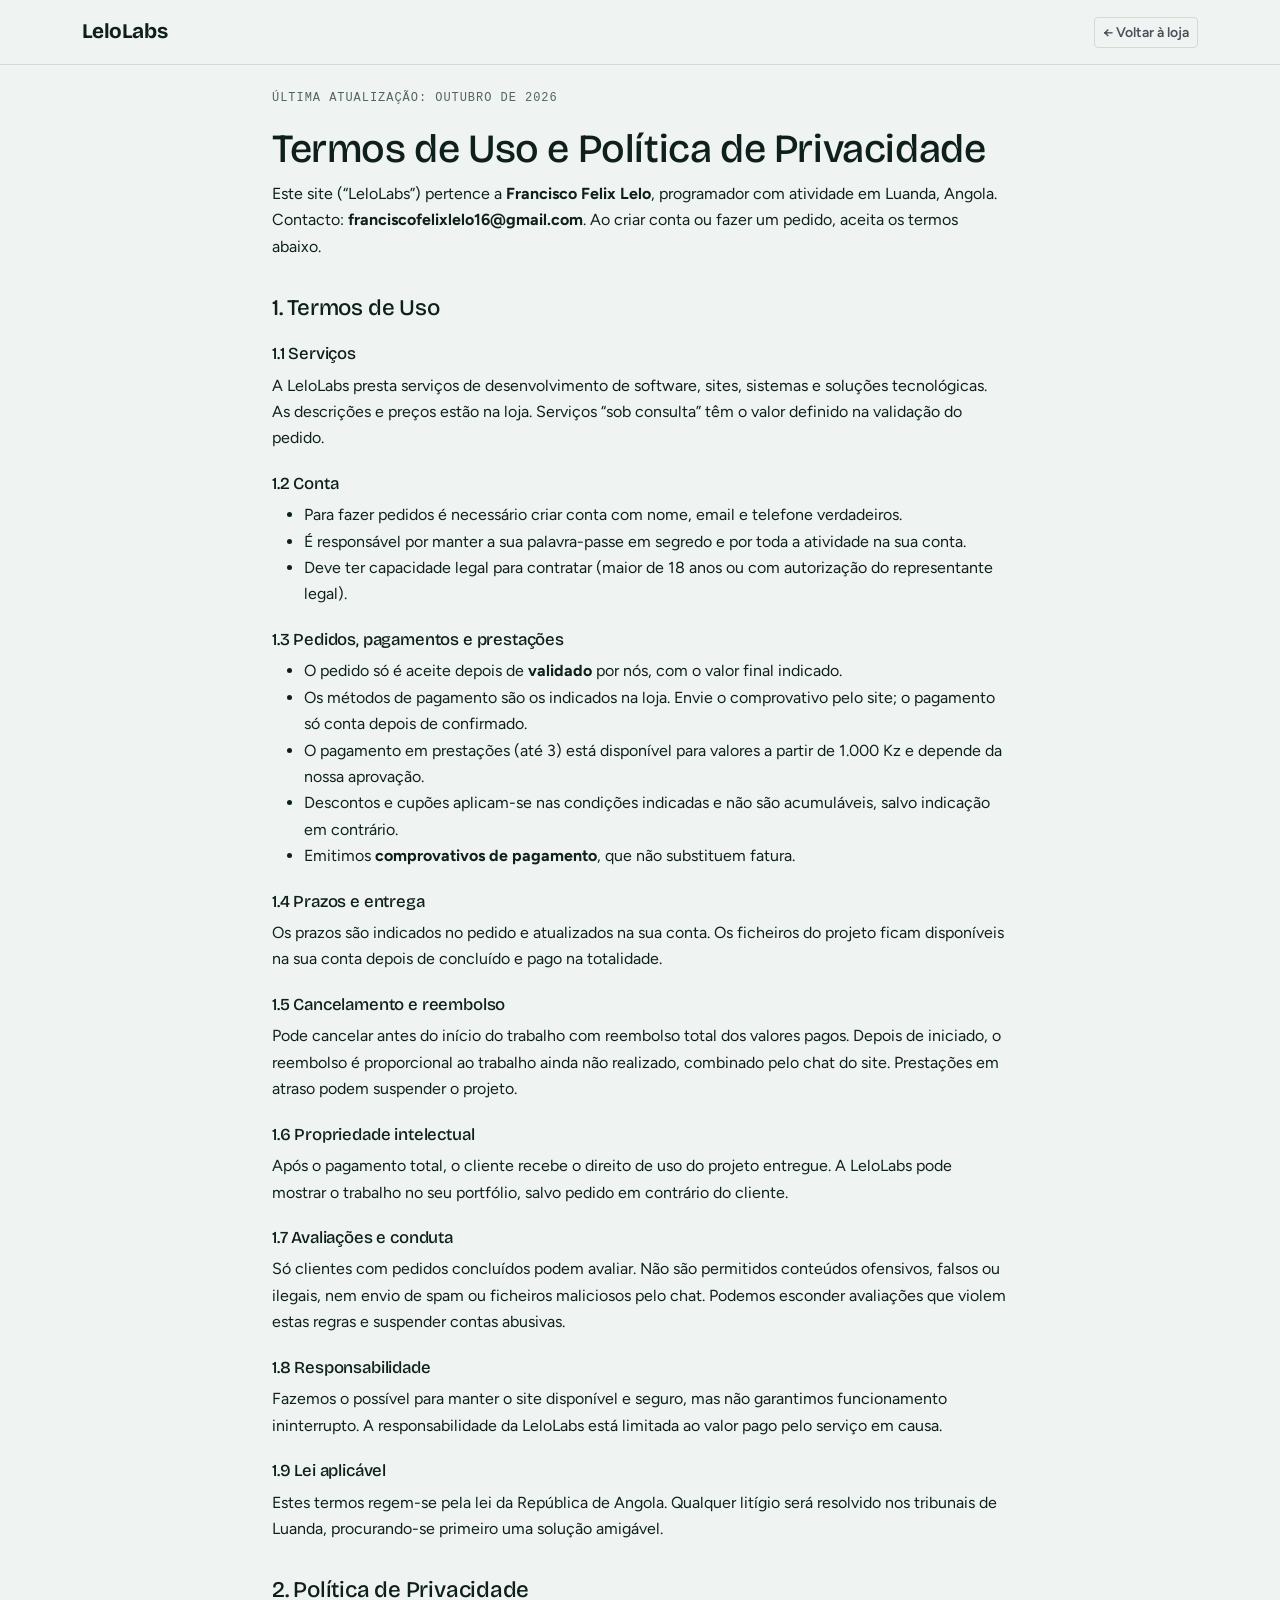
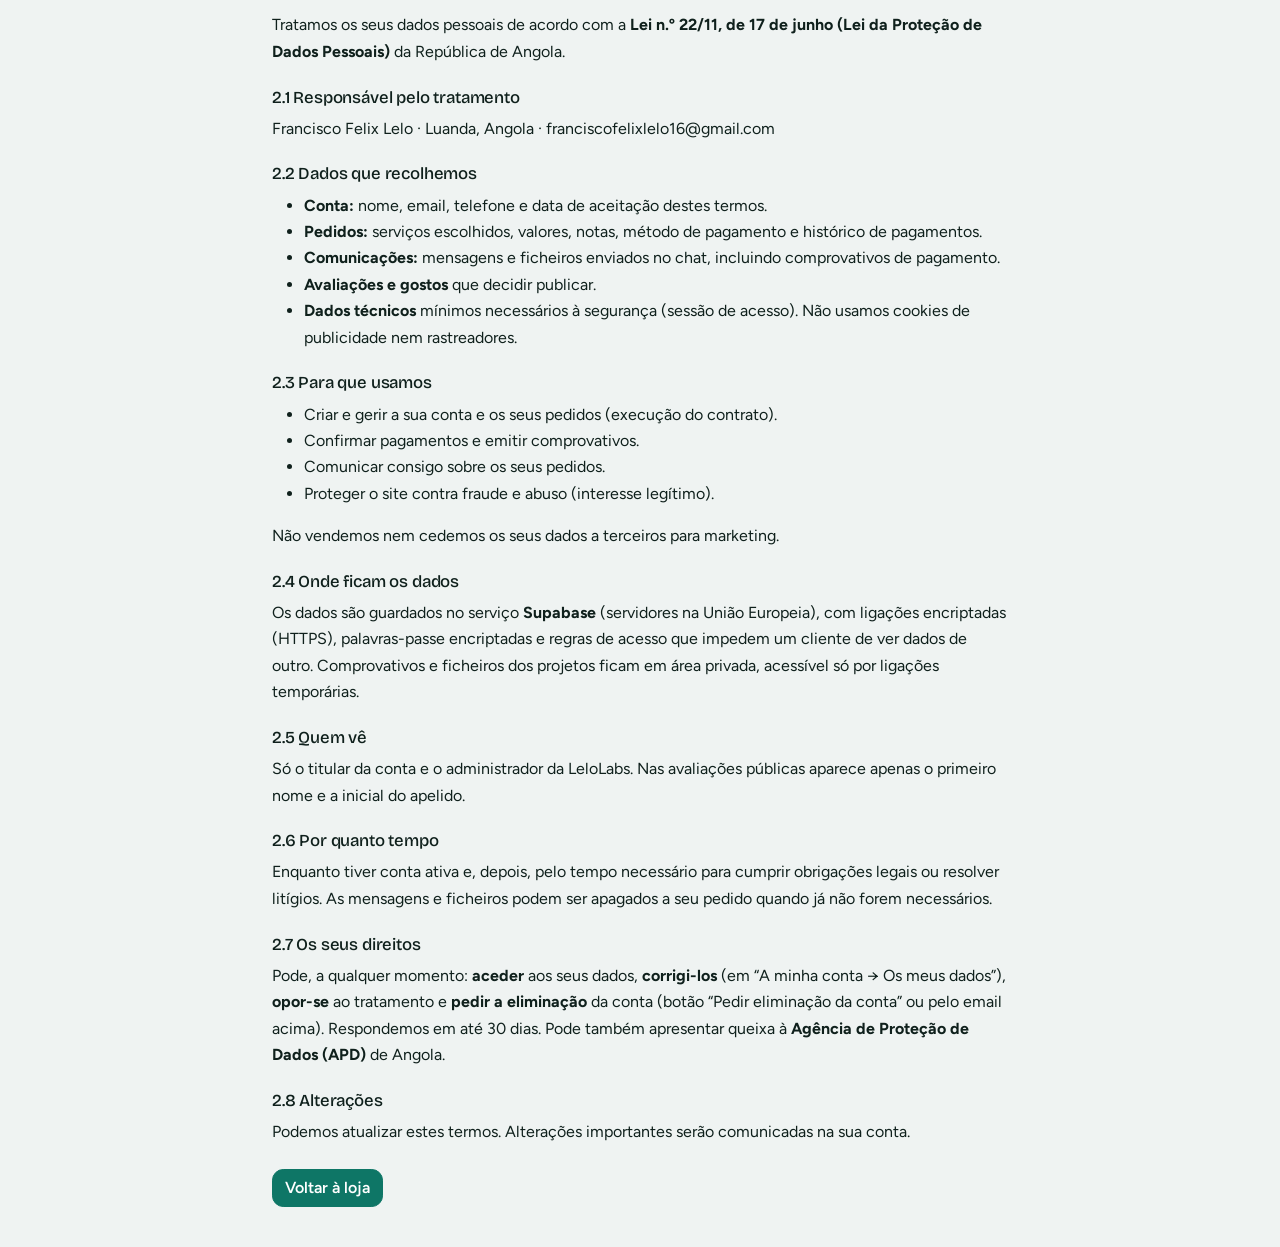
<file: termos.html>
<!doctype html>
<html lang="pt">
<head>
<meta charset="utf-8">
<meta name="viewport" content="width=device-width,initial-scale=1,viewport-fit=cover">
<title>Termos e Privacidade · LeloLabs</title>
<meta name="description" content="Termos de Uso e Política de Privacidade da LeloLabs.">
<link rel="icon" href="favicon.svg" type="image/svg+xml">
<link rel="stylesheet" href="https://fonts.googleapis.com/css2?family=Bricolage+Grotesque:opsz,wght@12..96,500;12..96,700&family=Figtree:wght@400;500;600;700&display=swap">
<link rel="stylesheet" href="bootstrap.min.css?v=202610101336">
<link rel="stylesheet" href="estilo.css?v=202610101336">
<style>.legal{max-width:760px}.legal h2{font-size:1.4rem;margin-top:2.2rem}.legal h3{font-size:1.05rem;margin-top:1.4rem}.legal p,.legal li{line-height:1.65}</style>
</head>
<body>
<header class="topo"><div class="container"><a class="marca" href="index.html">LeloLabs</a><a class="ms-auto btn btn-outline-secondary btn-sm" href="index.html">← Voltar à loja</a></div></header>
<main class="container py-4 legal">
<p class="rotulo">Última atualização: outubro de 2026</p>
<h1>Termos de Uso e Política de Privacidade</h1>
<p>Este site (“LeloLabs”) pertence a <strong>Francisco Felix Lelo</strong>, programador com atividade em Luanda, Angola. Contacto: <strong>franciscofelixlelo16@gmail.com</strong>. Ao criar conta ou fazer um pedido, aceita os termos abaixo.</p>

<h2 id="termos">1. Termos de Uso</h2>
<h3>1.1 Serviços</h3>
<p>A LeloLabs presta serviços de desenvolvimento de software, sites, sistemas e soluções tecnológicas. As descrições e preços estão na loja. Serviços “sob consulta” têm o valor definido na validação do pedido.</p>
<h3>1.2 Conta</h3>
<ul><li>Para fazer pedidos é necessário criar conta com nome, email e telefone verdadeiros.</li><li>É responsável por manter a sua palavra-passe em segredo e por toda a atividade na sua conta.</li><li>Deve ter capacidade legal para contratar (maior de 18 anos ou com autorização do representante legal).</li></ul>
<h3>1.3 Pedidos, pagamentos e prestações</h3>
<ul><li>O pedido só é aceite depois de <strong>validado</strong> por nós, com o valor final indicado.</li><li>Os métodos de pagamento são os indicados na loja. Envie o comprovativo pelo site; o pagamento só conta depois de confirmado.</li><li>O pagamento em prestações (até 3) está disponível para valores a partir de 1.000 Kz e depende da nossa aprovação.</li><li>Descontos e cupões aplicam-se nas condições indicadas e não são acumuláveis, salvo indicação em contrário.</li><li>Emitimos <strong>comprovativos de pagamento</strong>, que não substituem fatura.</li></ul>
<h3>1.4 Prazos e entrega</h3>
<p>Os prazos são indicados no pedido e atualizados na sua conta. Os ficheiros do projeto ficam disponíveis na sua conta depois de concluído e pago na totalidade.</p>
<h3>1.5 Cancelamento e reembolso</h3>
<p>Pode cancelar antes do início do trabalho com reembolso total dos valores pagos. Depois de iniciado, o reembolso é proporcional ao trabalho ainda não realizado, combinado pelo chat do site. Prestações em atraso podem suspender o projeto.</p>
<h3>1.6 Propriedade intelectual</h3>
<p>Após o pagamento total, o cliente recebe o direito de uso do projeto entregue. A LeloLabs pode mostrar o trabalho no seu portfólio, salvo pedido em contrário do cliente.</p>
<h3>1.7 Avaliações e conduta</h3>
<p>Só clientes com pedidos concluídos podem avaliar. Não são permitidos conteúdos ofensivos, falsos ou ilegais, nem envio de spam ou ficheiros maliciosos pelo chat. Podemos esconder avaliações que violem estas regras e suspender contas abusivas.</p>
<h3>1.8 Responsabilidade</h3>
<p>Fazemos o possível para manter o site disponível e seguro, mas não garantimos funcionamento ininterrupto. A responsabilidade da LeloLabs está limitada ao valor pago pelo serviço em causa.</p>
<h3>1.9 Lei aplicável</h3>
<p>Estes termos regem-se pela lei da República de Angola. Qualquer litígio será resolvido nos tribunais de Luanda, procurando-se primeiro uma solução amigável.</p>

<h2 id="privacidade">2. Política de Privacidade</h2>
<p>Tratamos os seus dados pessoais de acordo com a <strong>Lei n.º 22/11, de 17 de junho (Lei da Proteção de Dados Pessoais)</strong> da República de Angola.</p>
<h3>2.1 Responsável pelo tratamento</h3>
<p>Francisco Felix Lelo · Luanda, Angola · franciscofelixlelo16@gmail.com</p>
<h3>2.2 Dados que recolhemos</h3>
<ul><li><strong>Conta:</strong> nome, email, telefone e data de aceitação destes termos.</li><li><strong>Pedidos:</strong> serviços escolhidos, valores, notas, método de pagamento e histórico de pagamentos.</li><li><strong>Comunicações:</strong> mensagens e ficheiros enviados no chat, incluindo comprovativos de pagamento.</li><li><strong>Avaliações e gostos</strong> que decidir publicar.</li><li><strong>Dados técnicos</strong> mínimos necessários à segurança (sessão de acesso). Não usamos cookies de publicidade nem rastreadores.</li></ul>
<h3>2.3 Para que usamos</h3>
<ul><li>Criar e gerir a sua conta e os seus pedidos (execução do contrato).</li><li>Confirmar pagamentos e emitir comprovativos.</li><li>Comunicar consigo sobre os seus pedidos.</li><li>Proteger o site contra fraude e abuso (interesse legítimo).</li></ul>
<p>Não vendemos nem cedemos os seus dados a terceiros para marketing.</p>
<h3>2.4 Onde ficam os dados</h3>
<p>Os dados são guardados no serviço <strong>Supabase</strong> (servidores na União Europeia), com ligações encriptadas (HTTPS), palavras-passe encriptadas e regras de acesso que impedem um cliente de ver dados de outro. Comprovativos e ficheiros dos projetos ficam em área privada, acessível só por ligações temporárias.</p>
<h3>2.5 Quem vê</h3>
<p>Só o titular da conta e o administrador da LeloLabs. Nas avaliações públicas aparece apenas o primeiro nome e a inicial do apelido.</p>
<h3>2.6 Por quanto tempo</h3>
<p>Enquanto tiver conta ativa e, depois, pelo tempo necessário para cumprir obrigações legais ou resolver litígios. As mensagens e ficheiros podem ser apagados a seu pedido quando já não forem necessários.</p>
<h3>2.7 Os seus direitos</h3>
<p>Pode, a qualquer momento: <strong>aceder</strong> aos seus dados, <strong>corrigi-los</strong> (em “A minha conta → Os meus dados”), <strong>opor-se</strong> ao tratamento e <strong>pedir a eliminação</strong> da conta (botão “Pedir eliminação da conta” ou pelo email acima). Respondemos em até 30 dias. Pode também apresentar queixa à <strong>Agência de Proteção de Dados (APD)</strong> de Angola.</p>
<h3>2.8 Alterações</h3>
<p>Podemos atualizar estes termos. Alterações importantes serão comunicadas na sua conta.</p>
<p class="mt-4"><a class="btn btn-primary" href="index.html">Voltar à loja</a></p>
</main>
</body>
</html>
</file>
<file: estilo.css>
/* LeloLabs — estilos próprios (aplicados por cima do Bootstrap 5.3) */
/* Layout: loja de serviços de software — topo fixo com carrinho, apresentação com disponibilidade, catálogo, portfólio, contactos; painel de administração em ecrã inteiro */
:root{
  --fundo:#EFF3F2;--superficie:#FFFFFF;--superficie-2:#E2E9E7;--tinta:#0F201C;--suave:#53645E;--linha:#D0DAD7;
  --acento:#0E7666;--acento-forte:#0A5C50;--acento-rgb:14,118,102;--acento-tinta:#FFFFFF;--ambar:#B57B0A;--ambar-fundo:#FBEFD5;
  --verde:#1B7A3E;--vermelho:#B3261E;
  --f-titulo:"Bricolage Grotesque",ui-sans-serif,system-ui,sans-serif;
  --f-texto:"Figtree",ui-sans-serif,system-ui,sans-serif;
  --f-mono:"JetBrains Mono",ui-monospace,Menlo,Consolas,monospace;
}
@media (prefers-color-scheme:dark){:root:not([data-theme="light"]){
  --fundo:#0B1412;--superficie:#13201C;--superficie-2:#1B2A26;--tinta:#E4EDEA;--suave:#93A59F;--linha:#293935;
  --acento:#3FC1A6;--acento-forte:#5CD3BA;--acento-rgb:63,193,166;--acento-tinta:#04211B;--ambar:#F0B84A;--ambar-fundo:#3A2D10;
  --verde:#6BD394;--vermelho:#F2827A;color-scheme:dark}}
:root[data-theme="dark"]{
  --fundo:#0B1412;--superficie:#13201C;--superficie-2:#1B2A26;--tinta:#E4EDEA;--suave:#93A59F;--linha:#293935;
  --acento:#3FC1A6;--acento-forte:#5CD3BA;--acento-rgb:63,193,166;--acento-tinta:#04211B;--ambar:#F0B84A;--ambar-fundo:#3A2D10;
  --verde:#6BD394;--vermelho:#F2827A;color-scheme:dark}

/* Bootstrap ligado às cores da marca */
:root,:root[data-bs-theme]{--bs-body-bg:var(--fundo);--bs-body-color:var(--tinta);--bs-emphasis-color:var(--tinta);--bs-heading-color:var(--tinta);
  --bs-secondary-color:var(--suave);--bs-secondary-bg:var(--superficie-2);--bs-tertiary-bg:var(--superficie-2);--bs-border-color:var(--linha);
  --bs-primary:var(--acento);--bs-primary-rgb:var(--acento-rgb);--bs-link-color:var(--acento);--bs-link-color-rgb:var(--acento-rgb);--bs-link-hover-color:var(--acento-forte);
  --bs-body-font-family:var(--f-texto);--bs-border-radius:.7rem;--bs-border-radius-lg:1rem}
body{background:var(--fundo);color:var(--tinta);font-family:var(--f-texto);font-size:16px}
h1,h2,h3,h4,h5,.marca{font-family:var(--f-titulo);text-wrap:balance;letter-spacing:-.01em}
.btn{text-shadow:none;font-weight:600}
.btn-primary{--bs-btn-bg:var(--acento);--bs-btn-border-color:var(--acento);--bs-btn-color:var(--acento-tinta);--bs-btn-hover-bg:var(--acento-forte);--bs-btn-hover-border-color:var(--acento-forte);--bs-btn-hover-color:var(--acento-tinta);--bs-btn-active-bg:var(--acento-forte);--bs-btn-active-border-color:var(--acento-forte);--bs-btn-active-color:var(--acento-tinta);--bs-btn-disabled-bg:var(--acento);--bs-btn-disabled-border-color:var(--acento);--bs-btn-disabled-color:var(--acento-tinta);background-image:none!important}
.btn-outline-primary{--bs-btn-color:var(--acento);--bs-btn-border-color:var(--acento);--bs-btn-hover-bg:var(--acento);--bs-btn-hover-border-color:var(--acento);--bs-btn-hover-color:var(--acento-tinta);--bs-btn-active-bg:var(--acento);--bs-btn-active-color:var(--acento-tinta);background-image:none}
.btn-outline-secondary{--bs-btn-color:var(--tinta);--bs-btn-border-color:var(--linha);--bs-btn-hover-bg:var(--superficie-2);--bs-btn-hover-color:var(--tinta);--bs-btn-hover-border-color:var(--linha);--bs-btn-active-bg:var(--superficie-2);--bs-btn-active-color:var(--tinta)}
.btn-outline-danger{--bs-btn-color:var(--vermelho);--bs-btn-border-color:var(--vermelho);--bs-btn-hover-bg:var(--vermelho);--bs-btn-hover-border-color:var(--vermelho);--bs-btn-hover-color:var(--superficie)}
.card{--bs-card-bg:var(--superficie);--bs-card-border-color:var(--linha);--bs-card-color:var(--tinta)}
.modal{--bs-modal-bg:var(--superficie);--bs-modal-border-color:var(--linha);--bs-modal-color:var(--tinta)}
.offcanvas{--bs-offcanvas-bg:var(--superficie);--bs-offcanvas-color:var(--tinta)}
.toast{--bs-toast-bg:var(--tinta);--bs-toast-color:var(--fundo);--bs-toast-border-color:transparent}
.form-control,.form-select{background-color:var(--fundo);color:var(--tinta);border-color:var(--linha)}
.form-control:focus,.form-select:focus{background-color:var(--fundo);color:var(--tinta);border-color:var(--acento);box-shadow:0 0 0 .2rem rgba(var(--acento-rgb),.2)}
.form-control::placeholder{color:var(--suave);opacity:.8}
.form-check-input:checked{background-color:var(--acento);border-color:var(--acento)}
.form-label{font-weight:600;font-size:.9rem}
.form-text,.text-body-secondary{color:var(--suave)!important}
.nav-pills{--bs-nav-pills-link-active-bg:var(--tinta);--bs-nav-pills-link-active-color:var(--fundo);--bs-nav-link-color:var(--suave);--bs-nav-link-hover-color:var(--tinta)}
.nav-pills .nav-link{border-radius:999px;font-weight:600}
.table{--bs-table-bg:transparent;--bs-table-color:var(--tinta);--bs-table-border-color:var(--linha);--bs-table-hover-bg:var(--superficie-2);--bs-table-hover-color:var(--tinta)}
.badge{font-weight:600}
:focus-visible{outline:2px solid var(--acento);outline-offset:2px}
@media (prefers-reduced-motion:reduce){*{transition:none!important;animation:none!important}}

.ico{display:inline-flex;vertical-align:-3px}
.mono{font-family:var(--f-mono)}
.rotulo{font:500 .75rem/1 var(--f-mono);letter-spacing:.08em;text-transform:uppercase;color:var(--suave)}
.preco{font:700 1.6rem/1 var(--f-titulo);font-variant-numeric:tabular-nums;letter-spacing:-.02em}

/* Topo */
.topo{position:sticky;top:env(safe-area-inset-top,0px);z-index:1020;background:color-mix(in srgb,var(--fundo) 86%,transparent);backdrop-filter:blur(10px);border-bottom:1px solid var(--linha)}
.topo .container{display:flex;align-items:center;gap:1rem;min-height:64px}
.marca{display:flex;align-items:center;gap:.6rem;font-weight:700;font-size:1.3rem;color:var(--tinta);text-decoration:none}
.marca svg{width:34px;height:34px;flex:none}
.topo nav{display:flex;gap:1.2rem;margin-left:auto}
.topo nav a{color:var(--suave);text-decoration:none;font-weight:600}
.topo nav a:hover{color:var(--tinta)}
.btn-carrinho{position:relative}
.btn-carrinho .badge{position:absolute;top:-6px;right:-6px;background:var(--ambar);color:#1d1400}
@media (max-width:720px){.topo nav{display:none}.topo .acoes-topo{margin-left:auto}}

/* Apresentação */
.heroi{padding-block:3.5rem 2.5rem}
.heroi h1{font-size:clamp(2.1rem,5.5vw,3.8rem);font-weight:700;line-height:1.05;margin-block:.8rem 1rem}
.heroi .sobre{font-size:1.15rem;color:var(--suave);max-width:58ch}
.disponibilidade{background:var(--superficie);border:1px solid var(--linha);border-radius:1rem;padding:1.1rem}
.canal-linha{display:flex;align-items:center;gap:.75rem;padding-block:.6rem;border-bottom:1px dashed var(--linha)}
.canal-linha:last-child{border-bottom:0}
.canal-linha .nome{font-weight:600}
.canal-linha .hor{font-size:.85rem;color:var(--suave)}
.ponto{width:9px;height:9px;border-radius:50%;flex:none;background:var(--suave)}
.ponto.on{background:var(--verde);box-shadow:0 0 0 4px rgba(27,122,62,.15)}
.estado-canal{margin-left:auto;font:500 .72rem var(--f-mono);text-transform:uppercase;letter-spacing:.05em;color:var(--suave)}
.estado-canal.on{color:var(--verde)}

/* Secções */
.seccao{padding-block:3rem;border-top:1px solid var(--linha)}
.seccao h2{font-size:clamp(1.7rem,3.5vw,2.4rem);margin-top:.4rem}
.produto{height:100%;overflow:hidden;transition:transform .15s ease,box-shadow .15s ease}
.produto:hover{transform:translateY(-2px);box-shadow:0 10px 28px rgba(0,0,0,.08)}
.produto.destaque{border:2px solid var(--acento)}
.capa{aspect-ratio:16/10;max-width:100%;width:100%;background:var(--superficie-2);display:grid;place-items:center;overflow:hidden;position:relative;border:0;padding:0}
.capa img,.capa video{width:100%;height:100%;object-fit:cover}
.capa-grelha{background:repeating-linear-gradient(0deg,transparent 0 23px,var(--linha) 23px 24px),repeating-linear-gradient(90deg,transparent 0 23px,var(--linha) 23px 24px),var(--superficie-2)}
.capa-grelha span{font:700 3rem var(--f-titulo);color:var(--acento);background:var(--superficie-2);padding:.1rem .8rem;border-radius:.5rem}
.selo-destaque{position:absolute;top:.7rem;left:.7rem;background:var(--acento);color:var(--acento-tinta);font:500 .7rem var(--f-mono);text-transform:uppercase;letter-spacing:.06em;padding:.35rem .55rem;border-radius:.4rem}
.lista-itens{list-style:none;padding:0;margin:0;display:grid;gap:.35rem;font-size:.92rem}
.lista-itens li{padding-left:1.3rem;position:relative}
.lista-itens li::before{content:"";position:absolute;left:.15rem;top:.5em;width:.6rem;height:.35rem;border-left:2px solid var(--acento);border-bottom:2px solid var(--acento);transform:rotate(-45deg)}
.etiqueta{font:500 .7rem/1 var(--f-mono);text-transform:uppercase;letter-spacing:.06em;padding:.35rem .5rem;border-radius:.35rem;background:var(--superficie-2);color:var(--tinta)}
.vazio{border:1px dashed var(--linha);border-radius:1rem;padding:2.5rem 1rem;text-align:center;color:var(--suave)}
.contacto-card .valor{font:500 1rem var(--f-mono);user-select:all;overflow-wrap:anywhere}
.privacidade{background:var(--superficie-2);border-radius:1rem;padding:1.1rem 1.25rem;color:var(--suave);max-width:72ch}
.privacidade strong{color:var(--tinta)}
footer.rodape{padding-block:2rem 6rem;color:var(--suave);border-top:1px solid var(--linha);font-size:.92rem}

/* Carrinho e pedido */
.item-carrinho{display:grid;grid-template-columns:minmax(0,1fr) auto;gap:.4rem .8rem;padding-block:.9rem;border-bottom:1px solid var(--linha)}
.qtd{display:inline-flex;align-items:center;border:1px solid var(--linha);border-radius:999px}
.qtd button{border:0;background:none;color:var(--tinta);width:32px;height:32px;font-weight:700}
.qtd span{min-width:24px;text-align:center;font-family:var(--f-mono)}
.total-linha{display:flex;justify-content:space-between;align-items:baseline;font-weight:700}
.opcao-canal{display:flex;gap:.8rem;align-items:center;padding:.85rem 1rem;border:1px solid var(--linha);border-radius:.8rem;cursor:pointer;background:var(--fundo)}
.opcao-canal:has(input:checked){border-color:var(--acento);box-shadow:0 0 0 .15rem rgba(var(--acento-rgb),.25)}
.opcao-canal.off{opacity:.5;cursor:not-allowed}
.opcao-canal input{accent-color:var(--acento)}
.mensagem-pronta{font:.85rem/1.55 var(--f-mono);background:var(--superficie-2);border-radius:.7rem;padding:1rem;white-space:pre-wrap;overflow-wrap:anywhere;max-height:320px;overflow:auto}

/* Administração */
.btn-admin{position:fixed;right:16px;bottom:calc(16px + env(safe-area-inset-bottom,0px));z-index:1030;border-radius:999px;box-shadow:0 8px 24px rgba(0,0,0,.2)}
.painel-admin .modal-body{background:var(--fundo)}
.kpi{background:var(--superficie);border:1px solid var(--linha);border-radius:1rem;padding:1rem 1.1rem;height:100%}
.kpi .v{font:700 1.6rem/1.1 var(--f-titulo);font-variant-numeric:tabular-nums;margin-top:.4rem}
.barra{height:8px;border-radius:99px;background:var(--superficie-2);overflow:hidden}
.barra i{display:block;height:100%;background:var(--acento)}
.barra.cheia i{background:var(--vermelho)}
.estado-venda{min-width:130px}
.mini{width:52px;height:38px;border-radius:.4rem;object-fit:cover;background:var(--superficie-2);display:grid;place-items:center;font:700 .85rem var(--f-titulo);color:var(--acento);flex:none}
.tabela-wrap{overflow-x:auto}
.tabela-wrap td,.tabela-wrap th{white-space:nowrap;font-size:.92rem;vertical-align:middle}
.num{font-variant-numeric:tabular-nums;text-align:right}
.login-caixa{max-width:420px}

/* ===== v3: contas, pesquisa, chat, galerias ===== */
.logo{display:inline-flex;width:34px;height:34px;flex:none}.logo svg{width:100%;height:100%}
.caixa-suave{background:var(--superficie-2)}
.recorte{display:-webkit-box;-webkit-line-clamp:3;-webkit-box-orient:vertical;overflow:hidden}
.passo-n{width:28px;height:28px;border-radius:50%;display:grid;place-items:center;background:var(--acento);color:var(--acento-tinta);font:600 .85rem var(--f-mono);flex:none}
.capa.carousel{display:block}
.capa .carousel-item img{width:100%;height:100%;object-fit:cover}
.capa-grande{aspect-ratio:16/9;border-radius:1rem}
.carousel-indicators [data-bs-target]{width:8px;height:8px;border-radius:50%}
.position-relative>.selo-destaque{z-index:3}

/* Pesquisa ao estilo Google */
.pesquisa{display:flex;align-items:center;gap:.6rem;background:var(--superficie);border:1px solid var(--linha);border-radius:999px;padding:.35rem .9rem;color:var(--suave);transition:box-shadow .15s ease,border-color .15s ease}
.pesquisa:focus-within,.pesquisa:hover{box-shadow:0 2px 10px rgba(0,0,0,.12);border-color:transparent}
.pesquisa.grande{padding:.7rem 1.2rem}
.pesquisa-campo{flex:1;min-width:0;border:0;background:transparent;color:var(--tinta);font:inherit;font-size:1.02rem;outline:none}
.pesquisa.grande .pesquisa-campo{font-size:1.1rem}
.pesquisa-campo::-webkit-search-cancel-button{display:none}
.pesquisa-limpar{border:0;background:none;color:var(--suave);font-size:1.4rem;line-height:1;padding:0 .2rem}
.pesquisa-campo:placeholder-shown+.pesquisa-limpar{visibility:hidden}
.pesquisa-contagem{font-size:.85rem;color:var(--suave);margin:.6rem 0 1rem}
.marca-pesquisa{font:700 clamp(2rem,6vw,3.2rem)/1 var(--f-titulo);letter-spacing:-.03em;color:var(--acento)}
.resultados{max-width:760px}
.resultado{padding-block:.9rem;border-bottom:1px solid var(--linha)}
.resultado-url{font-size:.85rem;color:var(--verde);overflow-wrap:anywhere}
.resultado h3{margin:.15rem 0 .25rem;font-size:1.2rem}
.resultado-titulo{border:0;background:none;padding:0;color:var(--acento);font:600 1.2rem var(--f-titulo);text-align:left}
.resultado-titulo:hover{text-decoration:underline}
.resultado-resumo{font-size:.93rem;margin-bottom:.5rem;overflow-wrap:anywhere}
mark{background:var(--ambar-fundo);color:var(--tinta);padding:0 .1em;border-radius:3px}

/* Linha de progresso do pedido */
.passos{list-style:none;display:flex;gap:.3rem;padding:0;margin:0;counter-reset:p}
.passos li{flex:1;min-width:0;position:relative;padding-top:12px;font-size:.75rem;color:var(--suave);text-align:center}
.passos li::before{content:"";position:absolute;top:0;left:0;right:0;height:5px;border-radius:99px;background:var(--superficie-2)}
.passos li.feito::before{background:var(--acento)}
.passos li.atual::before{background:linear-gradient(90deg,var(--acento) 50%,var(--superficie-2) 50%)}
.passos li.atual{color:var(--tinta);font-weight:600}
.passos span{display:block;overflow:hidden;text-overflow:ellipsis;white-space:nowrap}
.caixa-pagamento{background:var(--ambar-fundo);border-radius:.8rem;padding:1rem}

/* Chat */
.chat{display:flex;flex-direction:column;gap:.5rem}
.chat-lista{height:min(60vh,520px);overflow-y:auto;display:flex;flex-direction:column;gap:.5rem;padding:1rem;background:var(--fundo);border:1px solid var(--linha);border-radius:1rem}
.chat-bolha{max-width:min(78%,520px);padding:.6rem .85rem;border-radius:1rem;background:var(--superficie);border:1px solid var(--linha);overflow-wrap:anywhere}
.chat-bolha.minha{align-self:flex-end;background:var(--acento);color:var(--acento-tinta);border-color:var(--acento);border-bottom-right-radius:.3rem}
.chat-bolha.outra{align-self:flex-start;border-bottom-left-radius:.3rem}
.chat-bolha.comprovativo{border:2px solid var(--ambar)}
.chat-bolha.minha .rotulo{color:inherit;opacity:.85}
.chat-texto{white-space:pre-wrap}
.chat-bolha time,.chat-sistema time{display:block;font-size:.7rem;opacity:.7;margin-top:.2rem}
.chat-bolha.minha time{text-align:right}
.chat-anexo{display:inline-flex;align-items:center;gap:.25rem;margin-top:.35rem;border:0;border-radius:.5rem;padding:.25rem .55rem;background:rgba(0,0,0,.08);color:inherit;font-size:.85rem;max-width:100%;overflow:hidden;text-overflow:ellipsis;white-space:nowrap}
.chat-sistema{align-self:center;text-align:center;max-width:90%;font-size:.85rem;color:var(--suave);background:var(--superficie-2);border-radius:.8rem;padding:.45rem .8rem}
.chat-form{display:flex;gap:.5rem;align-items:flex-end}
.chat-form textarea{resize:none}
.chat-form .btn{flex:none;height:42px}
.avatar{width:38px;height:38px;border-radius:50%;display:grid;place-items:center;background:var(--superficie-2);color:var(--acento);font:600 .85rem var(--f-titulo);flex:none}
.list-group-item.active .avatar{background:var(--acento-tinta);color:var(--acento)}
.list-group{--bs-list-group-bg:var(--superficie);--bs-list-group-color:var(--tinta);--bs-list-group-border-color:var(--linha);--bs-list-group-action-hover-bg:var(--superficie-2);--bs-list-group-action-hover-color:var(--tinta);--bs-list-group-active-bg:var(--acento);--bs-list-group-active-border-color:var(--acento);--bs-list-group-active-color:var(--acento-tinta)}
.conversas-lista{max-height:65vh;overflow-y:auto}
.toast-erro{--bs-toast-bg:var(--vermelho);--bs-toast-color:#fff}
.alert-info{--bs-alert-bg:var(--superficie-2);--bs-alert-color:var(--tinta);--bs-alert-border-color:var(--linha)}
.kpi{color:var(--tinta)}
button.kpi:hover{border-color:var(--acento)}

/* Gestor de imagens */
.gestor-imagens{display:grid;grid-template-columns:repeat(auto-fill,minmax(120px,1fr));gap:.6rem}
.gi-item{position:relative;margin:0;aspect-ratio:4/3;border-radius:.6rem;overflow:hidden;background:var(--superficie-2)}
.gi-item img{width:100%;height:100%;object-fit:cover}
.gi-capa{position:absolute;top:.35rem;left:.35rem;background:var(--acento);color:var(--acento-tinta);font:500 .65rem var(--f-mono);text-transform:uppercase;padding:.2rem .4rem;border-radius:.3rem}
.gi-acoes{position:absolute;bottom:.35rem;left:.35rem;right:.35rem;display:flex;gap:.25rem;justify-content:flex-end}
.gi-acoes .btn{padding:.1rem .45rem;line-height:1.2}
.gi-adicionar{aspect-ratio:4/3;border:2px dashed var(--linha);border-radius:.6rem;display:grid;place-content:center;text-align:center;gap:.2rem;cursor:pointer;color:var(--suave);font-weight:600}
.gi-adicionar:hover{border-color:var(--acento);color:var(--acento)}
.btn-conta{position:relative}

.chat-meta{display:flex;justify-content:flex-end;gap:.5rem;align-items:center;margin-top:.2rem}
.chat-meta time{margin:0}
.chat-bolha.outra .chat-meta{justify-content:flex-start}
.chat-recibo{font-size:.7rem;opacity:.75;white-space:nowrap}
.chat-recibo.vista{opacity:1;font-weight:600}
.chat-escrevendo{min-height:1.2em;font-size:.8rem;font-style:italic;color:var(--acento)}
.chat-media{margin-top:.35rem}
.chat-media img,.chat-media video{display:block;max-width:100%;max-height:280px;border-radius:.6rem;cursor:zoom-in;background:#000}
.chat-unica{display:inline-flex;align-items:center;margin-top:.35rem;padding:.4rem .7rem;border-radius:.6rem;background:rgba(0,0,0,.1);font-size:.85rem;font-weight:600;border:0;color:inherit}
.chat-unica.botao{cursor:pointer;border:1px dashed currentColor}
.ecra-inteiro{position:fixed;inset:0;z-index:2000;background:rgba(0,0,0,.94);display:grid;place-items:center;padding:16px;user-select:none}
.ecra-media{max-width:100%;max-height:88vh;border-radius:.5rem}
.ecra-fechar{position:fixed;top:calc(12px + env(safe-area-inset-top,0px));right:12px;z-index:1}
.parcelas-opcoes{display:flex;flex-wrap:wrap;gap:.5rem}

/* Avaliações e gostos */
.estrelas{color:#E0A100;letter-spacing:.05em;font-size:1.05rem;white-space:nowrap}
.media-aval{font:700 3rem/1 var(--f-titulo);letter-spacing:-.03em}
.resposta-aval{border-left:3px solid var(--acento);padding:.5rem .8rem;background:var(--superficie-2);border-radius:0 .5rem .5rem 0}
.escolher-estrelas{display:flex;gap:.2rem}
.escolher-estrelas button{border:0;background:none;font-size:1.8rem;line-height:1;color:var(--linha);padding:0 .1rem}
.escolher-estrelas button.on{color:#E0A100}
.btn-gosto{border:1px solid var(--linha);border-radius:999px;color:var(--tinta);font-weight:600}
.btn-gosto.ativo{border-color:#D6336C;color:#D6336C;background:rgba(214,51,108,.08)}
.btn-gosto:hover{border-color:#D6336C}
.nota-produto{font-size:.85rem;color:var(--tinta)}
.nota-produto:hover{text-decoration:underline!important}
.isco{position:absolute!important;left:-9999px!important;width:1px;height:1px;opacity:0}
.progress{--bs-progress-bar-bg:var(--acento);--bs-progress-bg:var(--superficie-2);height:10px}
.rodape a{color:var(--suave)}
</file>
